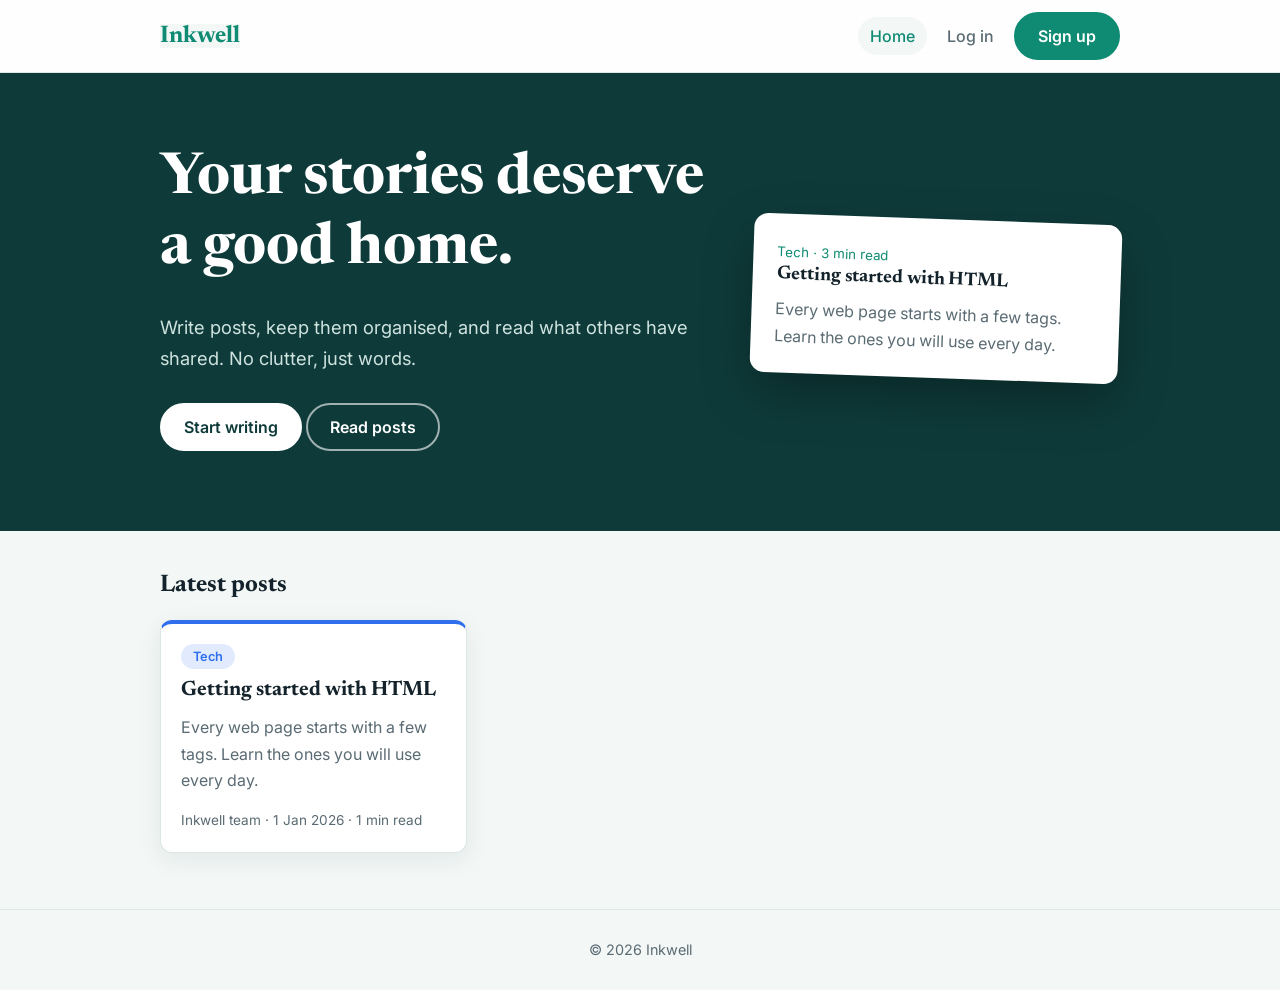
<file: index.html>
<!DOCTYPE html>
<html lang="en">
<head>
<meta charset="UTF-8">
<meta name="viewport" content="width=device-width, initial-scale=1">
<title>Home · Inkwell</title>
<link rel="stylesheet" href="https://fonts.googleapis.com/css2?family=Inter:wght@400;600&family=Newsreader:wght@500;700&display=swap">
<link rel="stylesheet" href="style.css">
</head>
<body data-page="home">
<header><nav>
<a class="logo" href="index.html">Inkwell</a>
<a href="index.html">Home</a>
<a href="dashboard.html">Dashboard</a>
<a href="create-blog.html">Write</a>
<a href="login.html">Log in</a>
<a class="btn" href="register.html">Sign up</a>
</nav></header>
<main>
<section class="hero"><div class="wrap hero-in">
<div><h1>Your stories deserve a good home.</h1>
<p>Write posts, keep them organised, and read what others have shared. No clutter, just words.</p>
<a class="btn light" href="register.html">Start writing</a> <a class="btn outline" href="#latest">Read posts</a></div>
<div class="hero-card" aria-hidden="true"><small>Tech · 3 min read</small><h3>Getting started with HTML</h3><p>Every web page starts with a few tags. Learn the ones you will use every day.</p></div>
</div></section>
<div class="wrap"><h2 id="latest" class="sec">Latest posts</h2><div class="grid" id="posts"></div></div>
</main>
<footer>© 2026 Inkwell</footer>
<script src="script.js"></script>
</body>
</html>
</file>
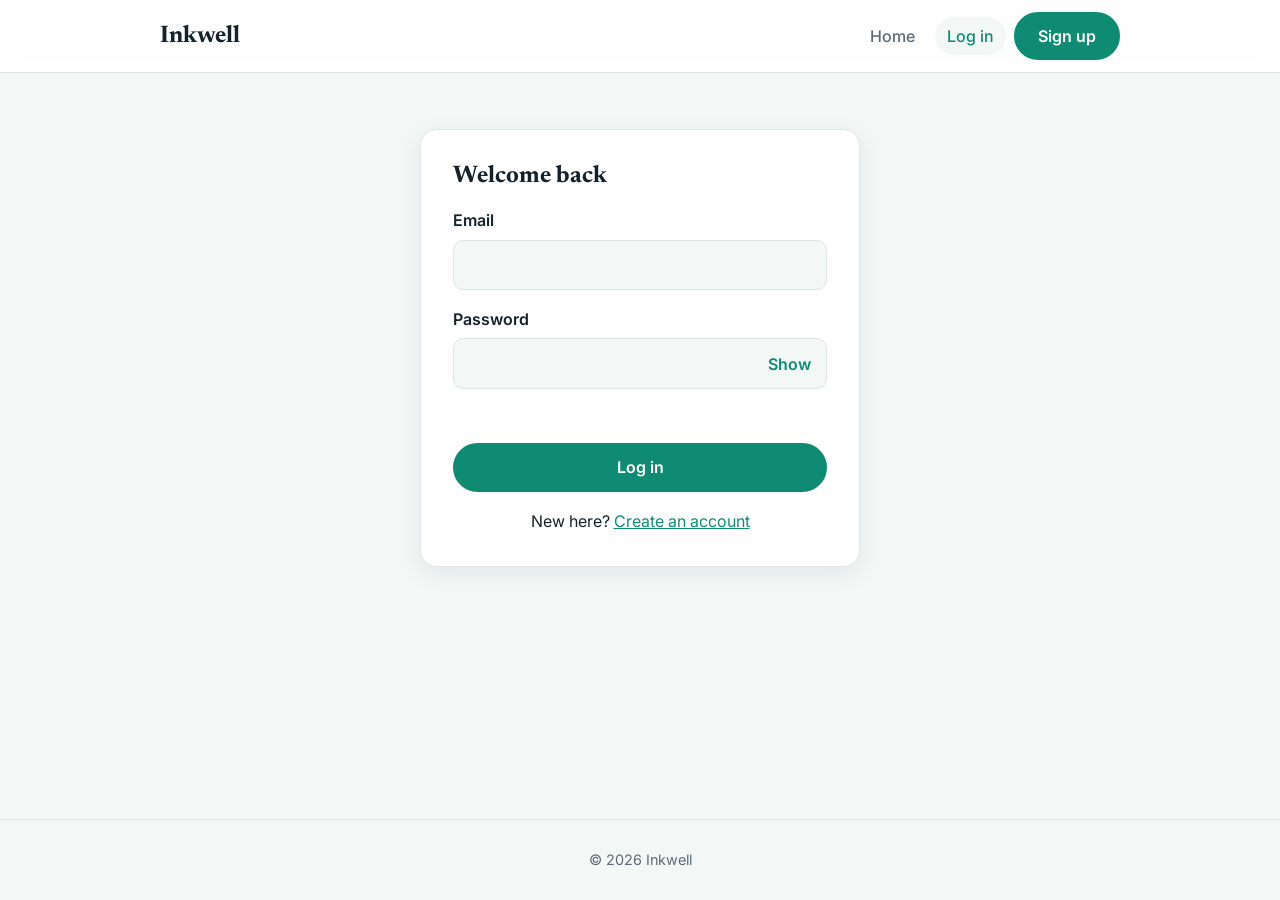
<file: create-blog.html>
<!DOCTYPE html>
<html lang="en">
<head>
<meta charset="UTF-8">
<meta name="viewport" content="width=device-width, initial-scale=1">
<title>Write a post · Inkwell</title>
<link rel="stylesheet" href="https://fonts.googleapis.com/css2?family=Inter:wght@400;600&family=Newsreader:wght@500;700&display=swap">
<link rel="stylesheet" href="style.css">
</head>
<body data-page="create">
<header><nav>
<a class="logo" href="index.html">Inkwell</a>
<a href="index.html">Home</a>
<a href="dashboard.html">Dashboard</a>
<a href="create-blog.html">Write</a>
<a href="login.html">Log in</a>
<a class="btn" href="register.html">Sign up</a>
</nav></header>
<main>
<form class="form wide" id="blogForm" novalidate>
<h2>New post</h2>
<label for="title">Title</label>
<input id="title" required maxlength="100">
<label for="category">Category</label>
<select id="category"><option>Tech</option><option>Life</option><option>Travel</option><option>Food</option></select>
<label for="content">Content</label>
<textarea id="content" required></textarea>
<p class="msg" id="msg" role="alert"></p>
<button class="btn" type="submit">Publish</button>
</form>
</main>
<footer>© 2026 Inkwell</footer>
<script src="script.js"></script>
</body>
</html>
</file>
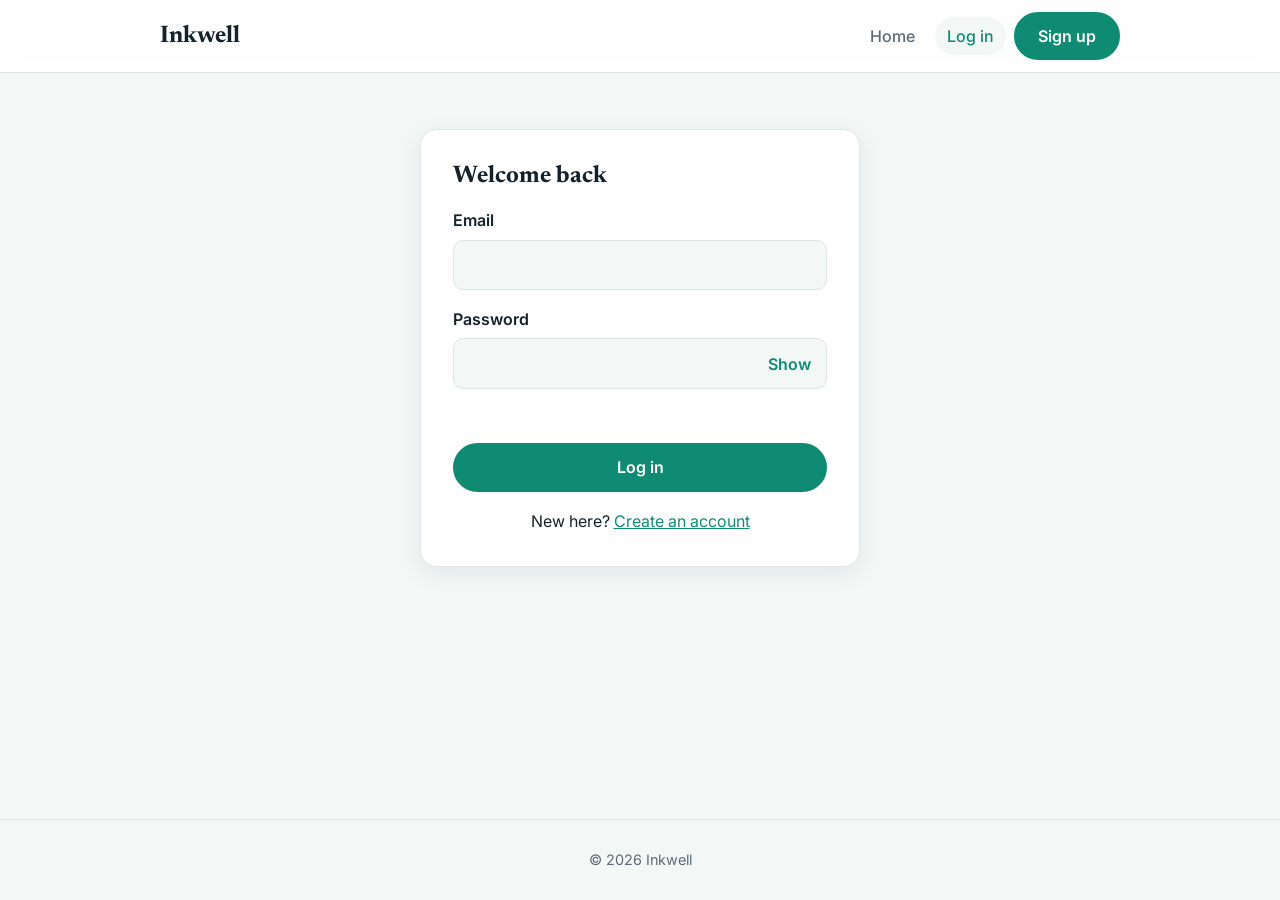
<file: dashboard.html>
<!DOCTYPE html>
<html lang="en">
<head>
<meta charset="UTF-8">
<meta name="viewport" content="width=device-width, initial-scale=1">
<title>Dashboard · Inkwell</title>
<link rel="stylesheet" href="https://fonts.googleapis.com/css2?family=Inter:wght@400;600&family=Newsreader:wght@500;700&display=swap">
<link rel="stylesheet" href="style.css">
</head>
<body data-page="dashboard">
<header><nav>
<a class="logo" href="index.html">Inkwell</a>
<a href="index.html">Home</a>
<a href="dashboard.html">Dashboard</a>
<a href="create-blog.html">Write</a>
<a href="login.html">Log in</a>
<a class="btn" href="register.html">Sign up</a>
</nav></header>
<main>
<div class="wrap">
<div class="row" style="padding-top:32px">
<h1 id="hello">Your dashboard</h1>
<div><a class="btn" href="create-blog.html">New post</a> <button class="btn ghost" id="logout">Log out</button></div>
</div>
<div class="stats"><div class="stat"><b id="count">0</b>Posts written</div></div>
<h2>Your posts</h2>
<div class="grid" id="posts"></div>
</div>
</main>
<footer>© 2026 Inkwell</footer>
<script src="script.js"></script>
</body>
</html>
</file>
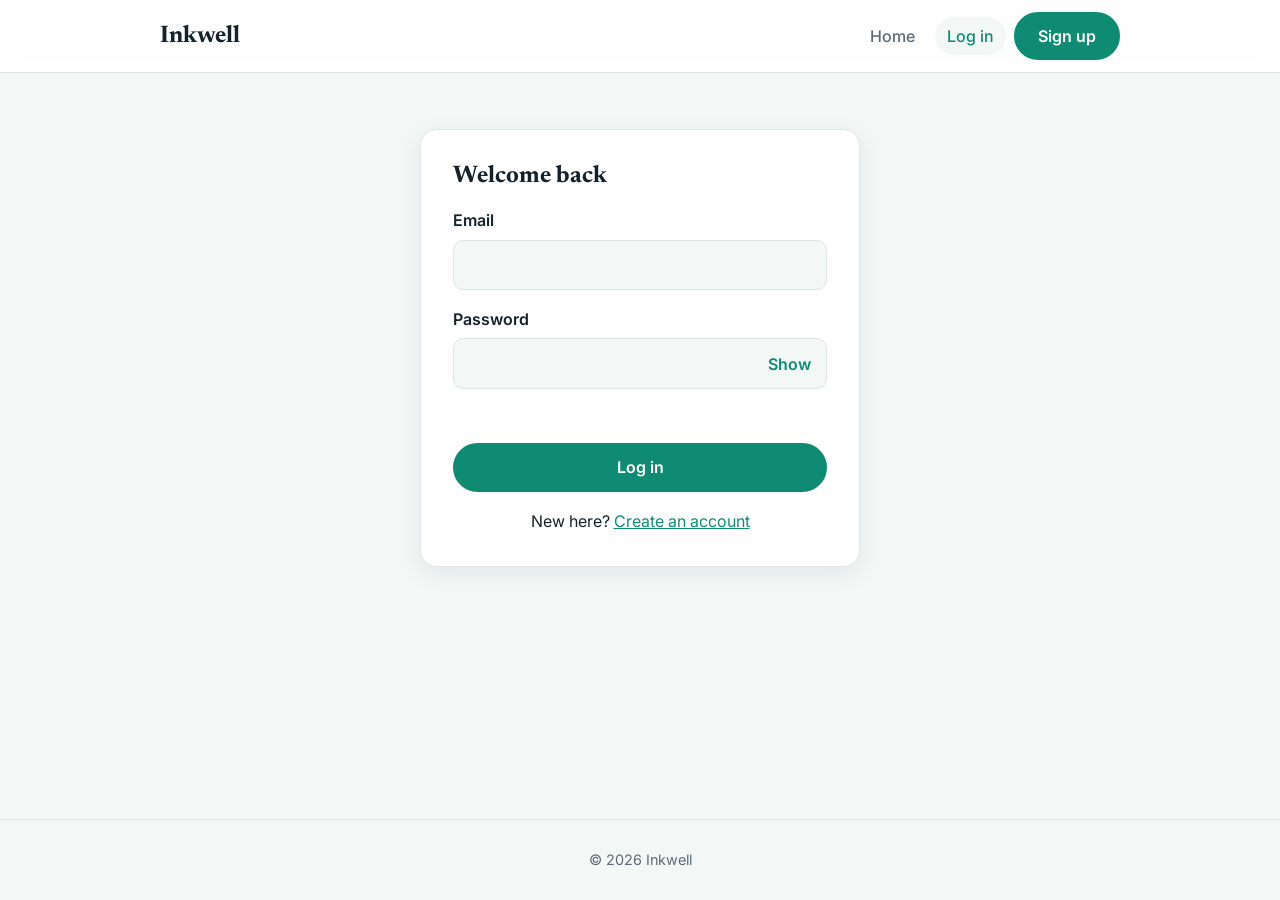
<file: login.html>
<!DOCTYPE html>
<html lang="en">
<head>
<meta charset="UTF-8">
<meta name="viewport" content="width=device-width, initial-scale=1">
<title>Log in · Inkwell</title>
<link rel="stylesheet" href="https://fonts.googleapis.com/css2?family=Inter:wght@400;600&family=Newsreader:wght@500;700&display=swap">
<link rel="stylesheet" href="style.css">
</head>
<body data-page="login">
<header><nav>
<a class="logo" href="index.html">Inkwell</a>
<a href="index.html">Home</a>
<a href="dashboard.html">Dashboard</a>
<a href="create-blog.html">Write</a>
<a href="login.html">Log in</a>
<a class="btn" href="register.html">Sign up</a>
</nav></header>
<main>
<form class="form" id="loginForm" novalidate>
<h2>Welcome back</h2>
<label for="email">Email</label>
<input id="email" type="email" autocomplete="email" required>
<label for="password">Password</label>
<input id="password" type="password" autocomplete="current-password" required minlength="6">
<p class="msg" id="msg" role="alert"></p>
<button class="btn" type="submit">Log in</button>
<p>New here? <a href="register.html">Create an account</a></p>
</form>
</main>
<footer>© 2026 Inkwell</footer>
<script src="script.js"></script>
</body>
</html>
</file>
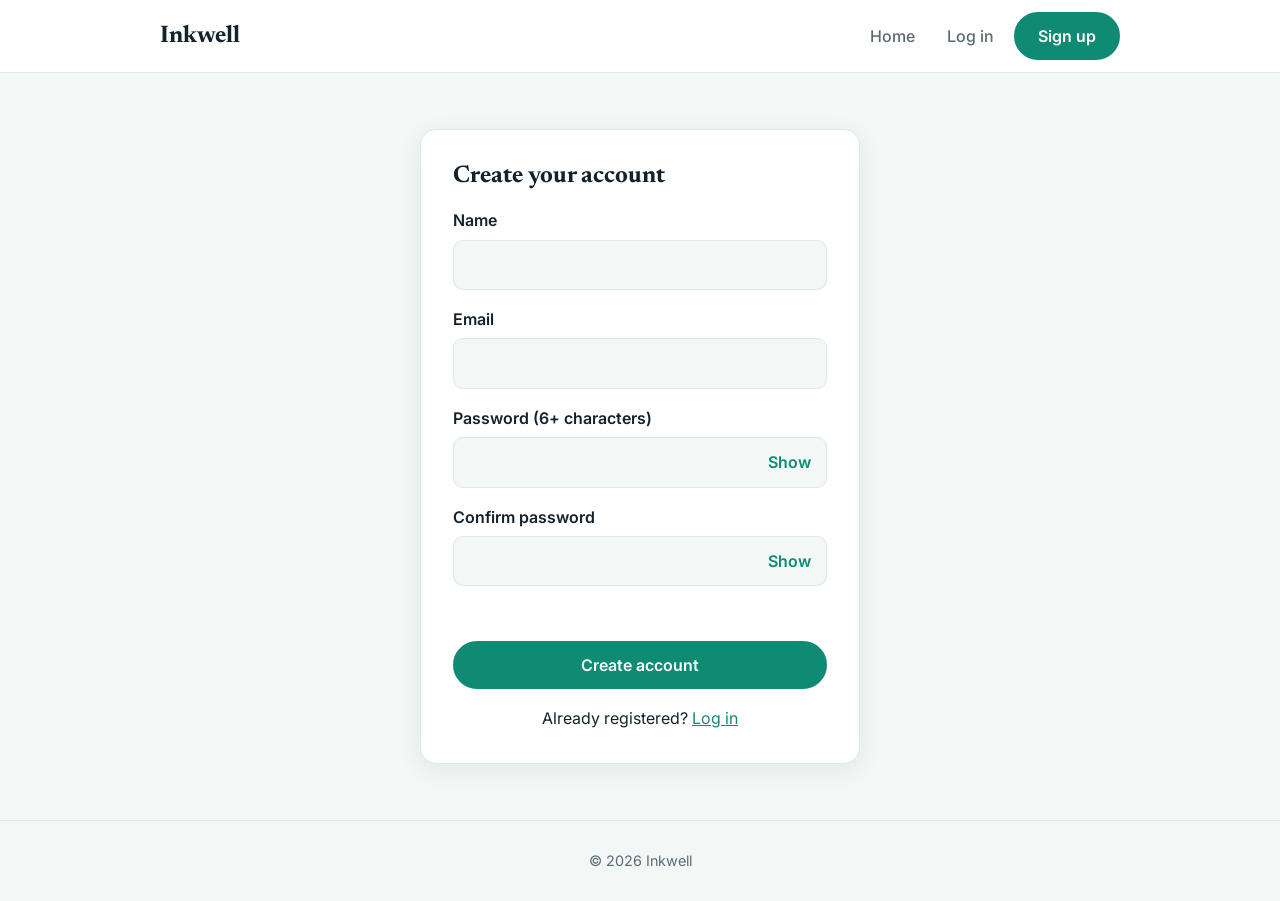
<file: register.html>
<!DOCTYPE html>
<html lang="en">
<head>
<meta charset="UTF-8">
<meta name="viewport" content="width=device-width, initial-scale=1">
<title>Sign up · Inkwell</title>
<link rel="stylesheet" href="https://fonts.googleapis.com/css2?family=Inter:wght@400;600&family=Newsreader:wght@500;700&display=swap">
<link rel="stylesheet" href="style.css">
</head>
<body data-page="register">
<header><nav>
<a class="logo" href="index.html">Inkwell</a>
<a href="index.html">Home</a>
<a href="dashboard.html">Dashboard</a>
<a href="create-blog.html">Write</a>
<a href="login.html">Log in</a>
<a class="btn" href="register.html">Sign up</a>
</nav></header>
<main>
<form class="form" id="registerForm" novalidate>
<h2>Create your account</h2>
<label for="name">Name</label>
<input id="name" autocomplete="name" required>
<label for="email">Email</label>
<input id="email" type="email" autocomplete="email" required>
<label for="password">Password (6+ characters)</label>
<input id="password" type="password" autocomplete="new-password" required minlength="6">
<label for="confirm">Confirm password</label>
<input id="confirm" type="password" autocomplete="new-password" required>
<p class="msg" id="msg" role="alert"></p>
<button class="btn" type="submit">Create account</button>
<p>Already registered? <a href="login.html">Log in</a></p>
</form>
</main>
<footer>© 2026 Inkwell</footer>
<script src="script.js"></script>
</body>
</html>
</file>
<file: style.css>
:root{--ink:#14232b;--muted:#5a6b73;--bg:#f3f7f6;--card:#fff;--line:#dde7e4;--accent:#0f8b73;--accent-d:#0b6d5a;--on:#fff;--danger:#c2362b;--hero:#0e3b3a;--shadow:0 6px 24px rgba(14,59,58,.08)}
@media(prefers-color-scheme:dark){:root{--ink:#e7f0ee;--muted:#9bb0ab;--bg:#0d1517;--card:#152125;--line:#25363a;--accent:#3dd6b0;--accent-d:#7ae6c9;--on:#06231c;--hero:#10302f;--shadow:0 6px 24px rgba(0,0,0,.35)}}
*{box-sizing:border-box}
html{scroll-behavior:smooth}
body{margin:0;font:16px/1.65 "Inter",system-ui,sans-serif;background:var(--bg);color:var(--ink);min-height:100vh;display:flex;flex-direction:column}
main{flex:1}
h1,h2,h3{font-family:"Newsreader",Georgia,serif;line-height:1.2;margin:0 0 .5em}
h1{font-size:clamp(2.2rem,5.5vw,3.6rem)}
a{color:var(--accent)}
:focus-visible{outline:3px solid var(--accent);outline-offset:2px}
.wrap{max-width:1000px;margin:0 auto;padding:0 20px}
header{background:color-mix(in srgb,var(--card) 88%,transparent);backdrop-filter:blur(8px);border-bottom:1px solid var(--line);position:sticky;top:0;z-index:5}
nav{display:flex;flex-wrap:wrap;gap:8px 8px;align-items:center;padding:12px 20px;max-width:1000px;margin:0 auto}
nav .logo{font:700 1.5rem "Newsreader",Georgia,serif;color:var(--ink);text-decoration:none;margin-right:auto}
nav a:not(.logo):not(.btn){text-decoration:none;color:var(--muted);padding:6px 12px;border-radius:999px;font-weight:500}
nav a:not(.logo):not(.btn):hover{background:var(--bg);color:var(--ink)}
nav a[aria-current]:not(.btn){background:var(--bg);color:var(--accent)}
.btn{display:inline-block;border:2px solid var(--accent);border-radius:999px;background:var(--accent);color:var(--on);padding:9px 22px;font:inherit;font-weight:600;cursor:pointer;text-decoration:none;transition:transform .12s,background .12s}
.btn:hover{background:var(--accent-d);border-color:var(--accent-d);transform:translateY(-1px)}
.btn.ghost{background:none;color:var(--accent)}
.btn.ghost:hover{background:var(--accent);color:var(--on)}
.btn.light{background:#fff;border-color:#fff;color:#0e3b3a}
.btn.outline{background:none;border-color:rgba(255,255,255,.6);color:#fff}
.hero{background:var(--hero);color:#fff;padding:72px 0 80px}
.hero-in{display:grid;gap:40px;grid-template-columns:1.2fr .8fr;align-items:center}
.hero p{max-width:46ch;color:#cfe3df;font-size:1.15rem;margin-bottom:1.6em}
.hero-card{background:var(--card);color:var(--ink);border-radius:14px;padding:24px;box-shadow:0 20px 50px rgba(0,0,0,.3);transform:rotate(2deg)}
.hero-card small{color:var(--accent)}
.hero-card p{color:var(--muted);font-size:1rem;margin:0}
.sec{margin:40px 0 20px}
.grid{display:grid;gap:20px;grid-template-columns:repeat(auto-fill,minmax(280px,1fr));padding-bottom:56px}
.post{--c:#2f6fed;background:var(--card);border:1px solid var(--line);border-top:4px solid var(--c);border-radius:12px;padding:20px;cursor:pointer;display:flex;flex-direction:column;box-shadow:var(--shadow);transition:transform .15s}
.post:hover{transform:translateY(-3px)}
.post h3{font-size:1.3rem}
.post p{color:var(--muted);flex:1;margin:0 0 16px}
.tech{--c:#2f6fed}.life{--c:#d98a0b}.travel{--c:#8a4fd6}.food{--c:#d6492f}
.tag{display:inline-block;align-self:flex-start;font-size:.8rem;font-weight:600;color:var(--c);background:color-mix(in srgb,var(--c) 14%,transparent);padding:2px 12px;border-radius:999px;margin-bottom:10px}
.meta{display:flex;justify-content:space-between;align-items:center;gap:8px;font-size:.85rem;color:var(--muted)}
.del{border:0;background:none;color:var(--danger);font:inherit;font-size:.85rem;cursor:pointer;padding:4px 8px;border-radius:6px}
.del:hover{background:color-mix(in srgb,var(--danger) 12%,transparent)}
.form{max-width:440px;margin:56px auto;background:var(--card);border:1px solid var(--line);border-radius:16px;padding:32px;box-shadow:var(--shadow)}
.form.wide{max-width:720px}
label{display:block;font-weight:600;margin:16px 0 6px}
input,textarea,select{width:100%;padding:11px 14px;border:1px solid var(--line);border-radius:10px;background:var(--bg);color:var(--ink);font:inherit}
input:focus,textarea:focus,select:focus{border-color:var(--accent);outline:3px solid color-mix(in srgb,var(--accent) 25%,transparent)}
textarea{min-height:240px;resize:vertical}
.pw{position:relative}
.pw input{padding-right:64px}
.pw button{position:absolute;right:6px;top:50%;transform:translateY(-50%);border:0;background:none;color:var(--accent);font:inherit;font-weight:600;cursor:pointer;padding:6px 10px}
.msg{margin:14px 0;min-height:1.4em;color:var(--danger);font-weight:500}
.msg.ok{color:#1b8a4b}
.form .btn{width:100%;margin-top:4px}
.form p:last-child{text-align:center;margin-bottom:0}
.row{display:flex;justify-content:space-between;align-items:center;gap:12px;flex-wrap:wrap}
.stats{display:flex;gap:20px;flex-wrap:wrap;margin:24px 0 8px}
.stat{background:var(--card);border:1px solid var(--line);border-radius:12px;padding:16px 28px;box-shadow:var(--shadow)}
.stat b{display:block;font-size:2rem;color:var(--accent);font-family:"Newsreader",Georgia,serif}
.empty{grid-column:1/-1;text-align:center;background:var(--card);border:2px dashed var(--line);border-radius:12px;padding:40px 20px}
.empty p{color:var(--muted)}
dialog{border:0;border-radius:16px;padding:32px;max-width:640px;width:calc(100% - 32px);max-height:85vh;overflow:auto;background:var(--card);color:var(--ink);box-shadow:0 30px 80px rgba(0,0,0,.4)}
dialog::backdrop{background:rgba(5,15,15,.6)}
dialog .tag{--c:var(--accent)}
dialog.tech .tag{--c:#2f6fed}
dialog .body{margin-top:20px;font-size:1.05rem;max-width:62ch}
.close{position:absolute;right:14px;top:10px;border:0;background:none;color:var(--muted);font-size:2rem;cursor:pointer;line-height:1}
footer{text-align:center;color:var(--muted);padding:28px 20px;border-top:1px solid var(--line);font-size:.9rem}
@media(max-width:720px){.hero-in{grid-template-columns:1fr}.hero-card{display:none}.hero{padding:48px 0}.form{margin:24px 12px;padding:22px}}
@media(prefers-reduced-motion:reduce){*{transition:none!important;scroll-behavior:auto!important}}
</file>
